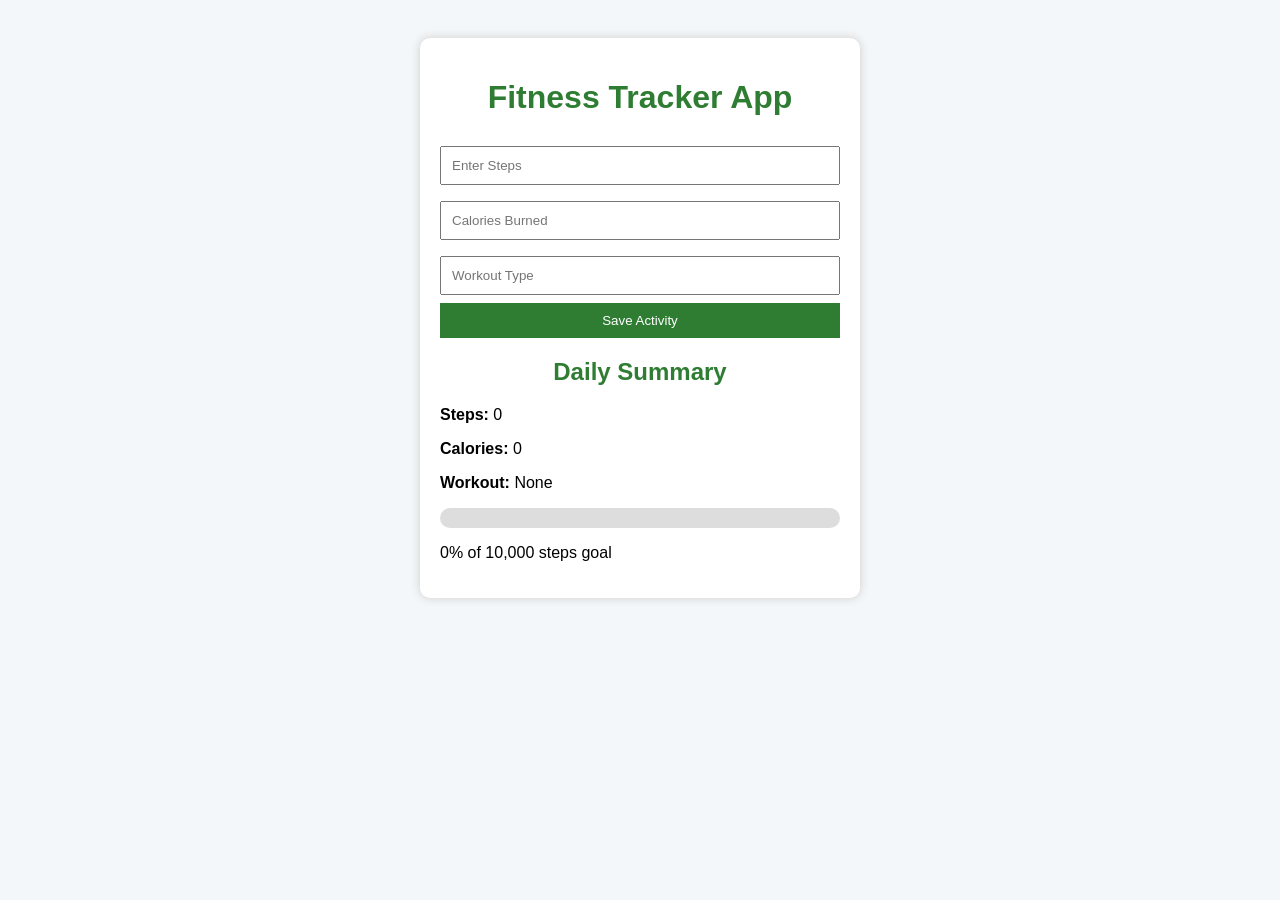
<file: fitness internship/fitness internship/index.html>
<!DOCTYPE html>
<html lang="en">

<head>
    <meta charset="UTF-8">
    <meta name="viewport" content="width=device-width, initial-scale=1.0">
    <title>Fitness Tracker</title>
    <link rel="stylesheet" href="style.css">
</head>

<body>

    <div class="container">
        <h1>Fitness Tracker App</h1>

        <div class="form">
            <input type="number" id="steps" placeholder="Enter Steps">
            <input type="number" id="calories" placeholder="Calories Burned">
            <input type="text" id="workout" placeholder="Workout Type">
            <button onclick="saveData()">Save Activity</button>
        </div>

        <div class="dashboard">
            <h2>Daily Summary</h2>
            <p><strong>Steps:</strong> <span id="displaySteps">0</span></p>
            <p><strong>Calories:</strong> <span id="displayCalories">0</span></p>
            <p><strong>Workout:</strong> <span id="displayWorkout">None</span></p>

            <div class="progress-container">
                <div class="progress-bar" id="progressBar"></div>
            </div>

            <p id="progressText">0% of 10,000 steps goal</p>
        </div>
    </div>

    <script src="script.js"></script>
</body>

</html>
</file>
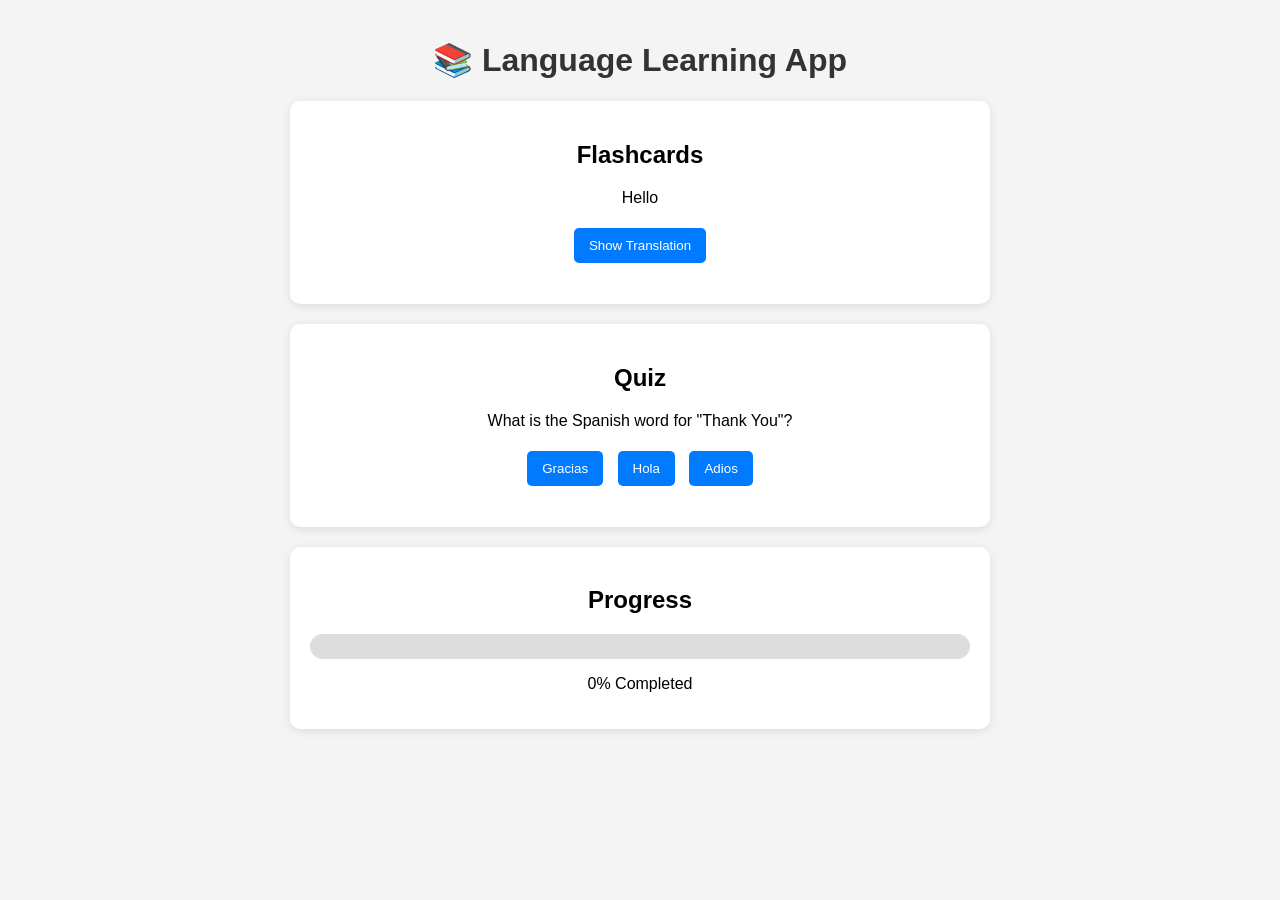
<file: language learning app/language learning app/index.html>
<!DOCTYPE html>
<html lang="en">

<head>
    <meta charset="UTF-8">
    <meta name="viewport" content="width=device-width, initial-scale=1.0">
    <title>Language Learning App</title>
    <link rel="stylesheet" href="style.css">
</head>

<body>

    <div class="container">
        <h1>📚 Language Learning App</h1>

        <div class="card">
            <h2>Flashcards</h2>
            <p id="word">Hello</p>
            <button onclick="showTranslation()">Show Translation</button>
            <p id="translation"></p>
        </div>

        <div class="card">
            <h2>Quiz</h2>
            <p>What is the Spanish word for "Thank You"?</p>

            <button onclick="checkAnswer('Gracias')">Gracias</button>
            <button onclick="checkAnswer('Hola')">Hola</button>
            <button onclick="checkAnswer('Adios')">Adios</button>

            <p id="result"></p>
        </div>

        <div class="card">
            <h2>Progress</h2>
            <div class="progress-bar">
                <div class="progress" id="progress"></div>
            </div>
            <p id="progressText">0% Completed</p>
        </div>
    </div>

    <script src="script.js"></script>
</body>

</html>
</file>
<file: fitness internship/fitness internship/style.css>
body {
    font-family: Arial, sans-serif;
    background: #f4f7f9;
    display: flex;
    justify-content: center;
    padding: 30px;
}

.container {
    width: 400px;
    background: white;
    padding: 20px;
    border-radius: 10px;
    box-shadow: 0px 0px 10px #ccc;
}

h1,
h2 {
    text-align: center;
    color: #2e7d32;
}

.form input {
    width: 100%;
    padding: 10px;
    margin: 8px 0;
    box-sizing: border-box;
}

button {
    width: 100%;
    padding: 10px;
    background: #2e7d32;
    color: white;
    border: none;
    cursor: pointer;
}

button:hover {
    background: #1b5e20;
}

.dashboard {
    margin-top: 20px;
}

.progress-container {
    width: 100%;
    height: 20px;
    background: #ddd;
    border-radius: 10px;
    overflow: hidden;
}

.progress-bar {
    height: 100%;
    width: 0%;
    background: #4caf50;
}
</file>
<file: language learning app/language learning app/style.css>
body {
    font-family: Arial, sans-serif;
    background: #f4f4f4;
    text-align: center;
    margin: 0;
    padding: 20px;
}

.container {
    max-width: 700px;
    margin: auto;
}

h1 {
    color: #333;
}

.card {
    background: white;
    padding: 20px;
    margin: 20px 0;
    border-radius: 10px;
    box-shadow: 0 2px 10px rgba(0, 0, 0, 0.1);
}

button {
    padding: 10px 15px;
    margin: 5px;
    border: none;
    background: #007bff;
    color: white;
    border-radius: 5px;
    cursor: pointer;
}

button:hover {
    background: #0056b3;
}

.progress-bar {
    width: 100%;
    background: #ddd;
    border-radius: 20px;
    overflow: hidden;
    height: 25px;
}

.progress {
    width: 0%;
    height: 25px;
    background: green;
    transition: 0.5s;
}
</file>
